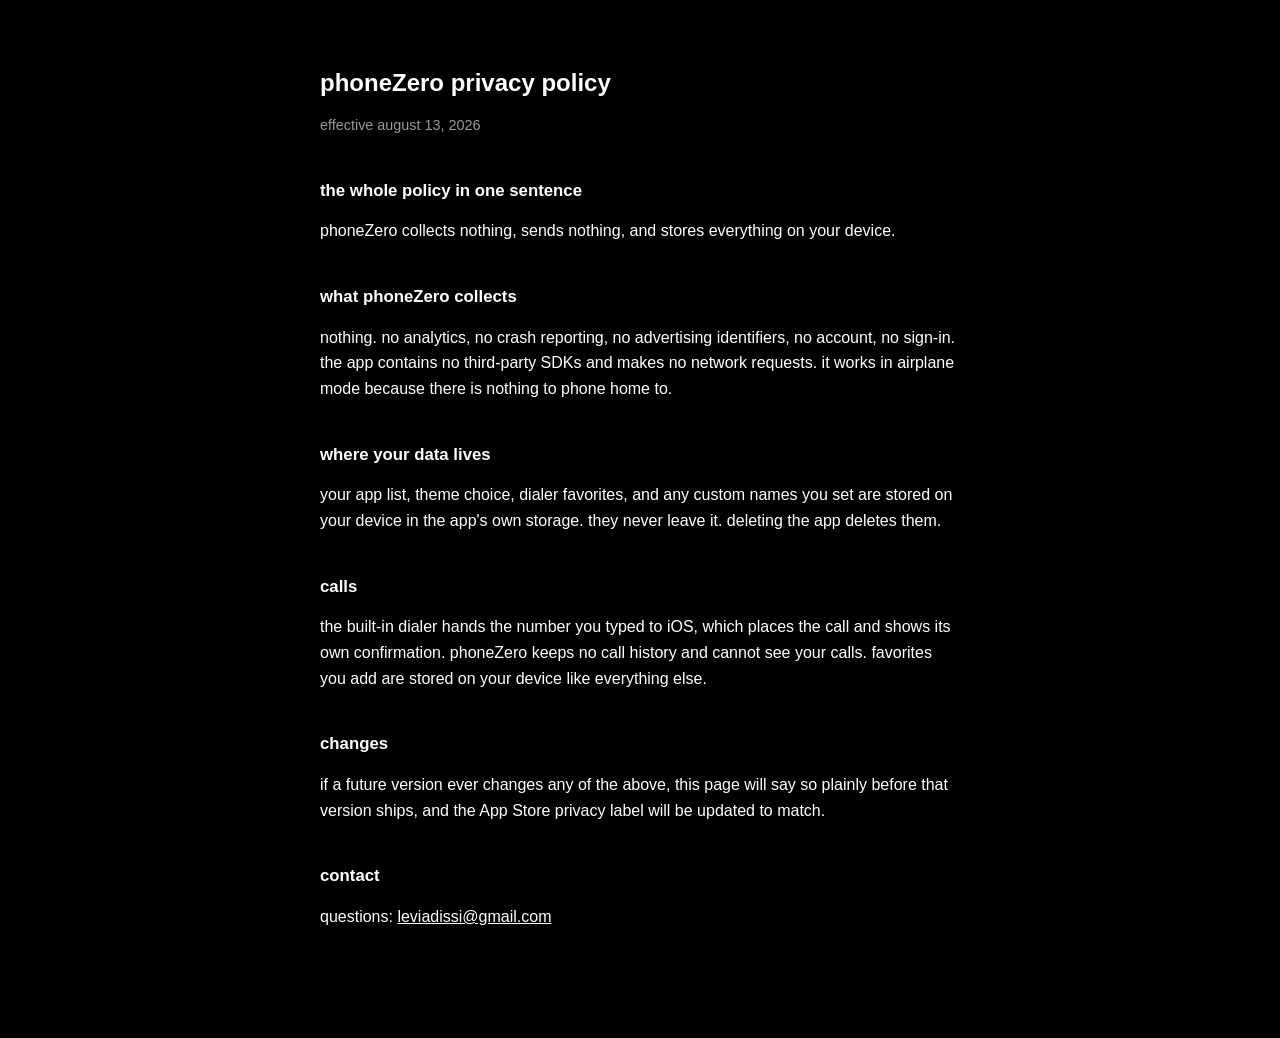
<file: phonezero/privacy.html>
<!DOCTYPE html>
<html lang="en">
<head>
<meta charset="utf-8">
<meta name="viewport" content="width=device-width, initial-scale=1">
<title>phoneZero privacy policy</title>
<style>
  body { background: #000; color: #fff; font-family: -apple-system, BlinkMacSystemFont, "Segoe UI", Helvetica, Arial, sans-serif; max-width: 640px; margin: 0 auto; padding: 48px 24px 96px; line-height: 1.6; }
  h1 { font-size: 1.5rem; font-weight: 600; margin-bottom: 0.25rem; }
  h2 { font-size: 1.05rem; font-weight: 600; margin-top: 2.5rem; }
  p { margin: 0.75rem 0; }
  a { color: #fff; }
  .date { opacity: 0.6; font-size: 0.9rem; }
</style>
</head>
<body>
<h1>phoneZero privacy policy</h1>
<p class="date">effective august 13, 2026</p>

<h2>the whole policy in one sentence</h2>
<p>phoneZero collects nothing, sends nothing, and stores everything on your device.</p>

<h2>what phoneZero collects</h2>
<p>nothing. no analytics, no crash reporting, no advertising identifiers, no account, no sign-in. the app contains no third-party SDKs and makes no network requests. it works in airplane mode because there is nothing to phone home to.</p>

<h2>where your data lives</h2>
<p>your app list, theme choice, dialer favorites, and any custom names you set are stored on your device in the app's own storage. they never leave it. deleting the app deletes them.</p>

<h2>calls</h2>
<p>the built-in dialer hands the number you typed to iOS, which places the call and shows its own confirmation. phoneZero keeps no call history and cannot see your calls. favorites you add are stored on your device like everything else.</p>

<h2>changes</h2>
<p>if a future version ever changes any of the above, this page will say so plainly before that version ships, and the App Store privacy label will be updated to match.</p>

<h2>contact</h2>
<p>questions: <a href="mailto:leviadissi@gmail.com">leviadissi@gmail.com</a></p>
</body>
</html>
</file>
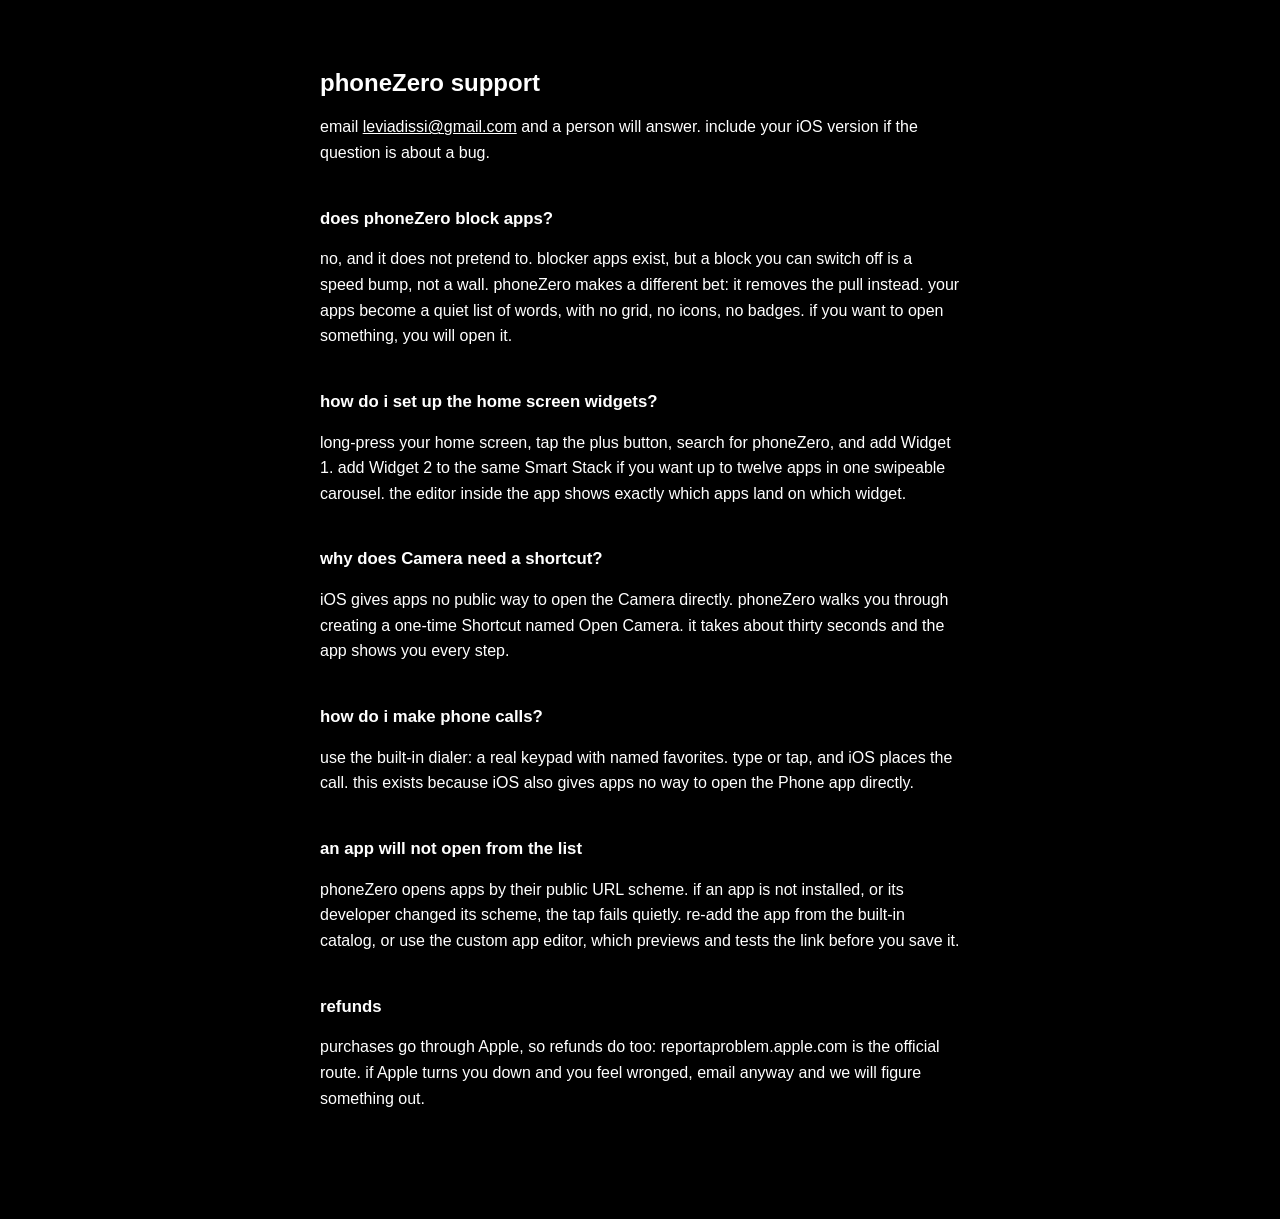
<file: phonezero/support.html>
<!DOCTYPE html>
<html lang="en">
<head>
<meta charset="utf-8">
<meta name="viewport" content="width=device-width, initial-scale=1">
<title>phoneZero support</title>
<style>
  body { background: #000; color: #fff; font-family: -apple-system, BlinkMacSystemFont, "Segoe UI", Helvetica, Arial, sans-serif; max-width: 640px; margin: 0 auto; padding: 48px 24px 96px; line-height: 1.6; }
  h1 { font-size: 1.5rem; font-weight: 600; margin-bottom: 0.25rem; }
  h2 { font-size: 1.05rem; font-weight: 600; margin-top: 2.5rem; }
  p { margin: 0.75rem 0; }
  a { color: #fff; }
</style>
</head>
<body>
<h1>phoneZero support</h1>
<p>email <a href="mailto:leviadissi@gmail.com">leviadissi@gmail.com</a> and a person will answer. include your iOS version if the question is about a bug.</p>

<h2>does phoneZero block apps?</h2>
<p>no, and it does not pretend to. blocker apps exist, but a block you can switch off is a speed bump, not a wall. phoneZero makes a different bet: it removes the pull instead. your apps become a quiet list of words, with no grid, no icons, no badges. if you want to open something, you will open it.</p>

<h2>how do i set up the home screen widgets?</h2>
<p>long-press your home screen, tap the plus button, search for phoneZero, and add Widget 1. add Widget 2 to the same Smart Stack if you want up to twelve apps in one swipeable carousel. the editor inside the app shows exactly which apps land on which widget.</p>

<h2>why does Camera need a shortcut?</h2>
<p>iOS gives apps no public way to open the Camera directly. phoneZero walks you through creating a one-time Shortcut named Open Camera. it takes about thirty seconds and the app shows you every step.</p>

<h2>how do i make phone calls?</h2>
<p>use the built-in dialer: a real keypad with named favorites. type or tap, and iOS places the call. this exists because iOS also gives apps no way to open the Phone app directly.</p>

<h2>an app will not open from the list</h2>
<p>phoneZero opens apps by their public URL scheme. if an app is not installed, or its developer changed its scheme, the tap fails quietly. re-add the app from the built-in catalog, or use the custom app editor, which previews and tests the link before you save it.</p>

<h2>refunds</h2>
<p>purchases go through Apple, so refunds do too: reportaproblem.apple.com is the official route. if Apple turns you down and you feel wronged, email anyway and we will figure something out.</p>
</body>
</html>
</file>
